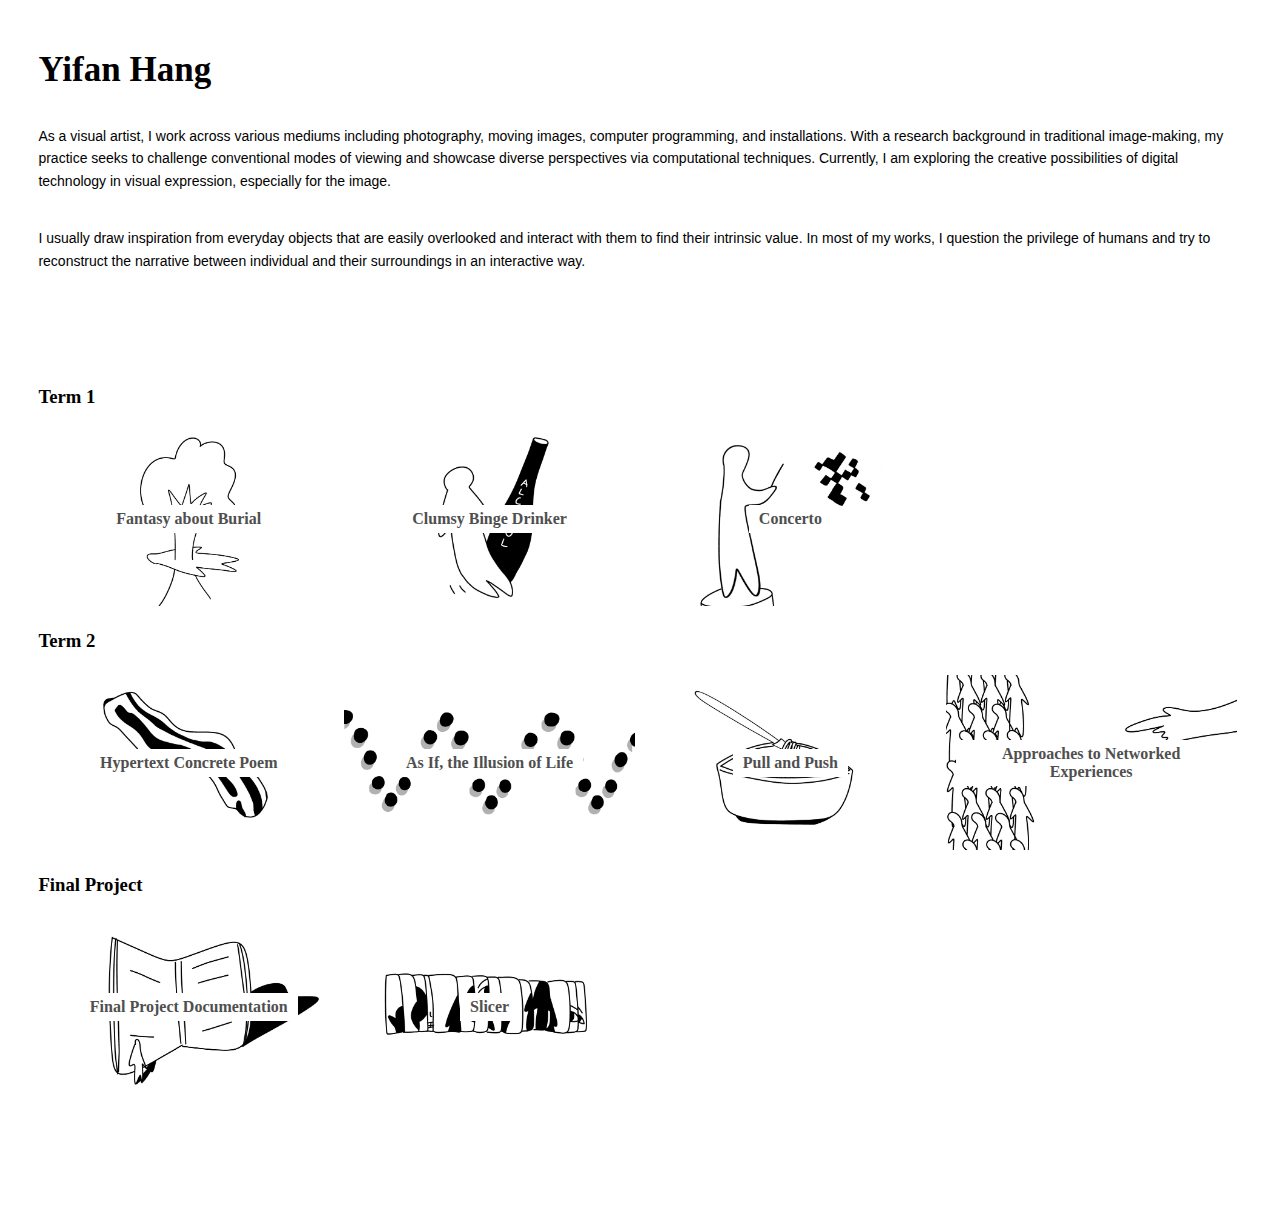
<file: index.html>
<!DOCTYPE html>
<html>
    <head>
        <meta charset="UTF-8">

        <!-- meta viewport tag needed to make site responsive on mobile devices https://developer.mozilla.org/en-US/docs/Web/HTML/Viewport_meta_tag -->
        <meta name="viewport" content="width=device-width, initial-scale=1" />

        <title>Hack Space</title>

        <link rel="stylesheet" href="./css/style.css">

    </head>
    <body>

        <header>
            <section class="centered-content">
                <h1>Yifan Hang</h1>
                <p>As a visual artist, I work across various mediums including photography, moving images, computer programming, and installations. With a research background in traditional image-making, my practice seeks to challenge conventional modes of viewing and showcase diverse perspectives via computational techniques. Currently, I am exploring the creative possibilities of digital technology in visual expression, especially for the image.</p>
                <p>I usually draw inspiration from everyday objects that are easily overlooked and interact with them to find their intrinsic value.  In most of my works, I question the privilege of humans and try to reconstruct the narrative between individual and their surroundings in an interactive way. </p>
            </section>
        </header>

        <main>
            <h3>Term 1</h3>
            <section class="flex-container">
                <div class="flex-item"> 
                    <a href="./html-demo-page" id="Fantasy-about-Burial">
                        <h4>Fantasy about Burial</h4>
                    </a>
                </div>

                <div class="flex-item"> 
                    <a href="./html-demo-page 2" id="Clumsy-Binge-Drinker">
                        <h4>Clumsy Binge Drinker</h4>
                    </a>
                </div>

                <div class="flex-item"> 
                    <a href="./html-demo-page 3" id="Concerto">
                        <h4>Concerto</h4>
                    </a>
                </div>

            </section>

            <h3>Term 2</h3>
            <section class="flex-container">

                <div class="flex-item"> 
                    <a href="https://yhang001.github.io/Week-1--Hypertext-Concrete-Poem/" id="Hypertext-Concrete-Poem">
                        <h4>Hypertext Concrete Poem</h4>
                    </a>
                </div>
         
                <div class="flex-item"> 
                    <a href="https://yhang001.github.io/Week2--As-If-the-Illusion-of-Life/" id="As-If-the-Illusion-of-Life">
                        <h4>As If, the Illusion of Life</h4>
                    </a>
                </div>

                <div class="flex-item"> 
                    <a href="https://yhang001.github.io/pen-game/" id="Pull-and-Push">
                        <h4>Pull and Push</h4>
                    </a>
                </div>

                <div class="flex-item"> 
                    <a href="https://yhang001.github.io/week9/" id="Approaches-to-Networked-Experiences">
                        <h4>Approaches to Networked Experiences</h4>
                    </a>
                </div>

                    <!-- Keep adding per week -->

                
            </section> 

            <h3>Final Project</h3>
            <section class="flex-container">
                <div class="flex-item"> 
                    <a href="./final-project-documentation" id="Final-project-documentation">
                        <h4>Final Project Documentation</h4>
                    </a>
                </div>
                <div class="flex-item"> 
                    <a href="https://yhang001.github.io/wcc2-final-project/" id="Slicer">
                        <h4>Slicer</h4>
                    </a>
                </div>
            </section>

        </main>

        </main>
        <footer>
           <!-- normally information like contact details etc  -->
           <!-- read more about semantic HTML https://www.w3schools.com/html/html5_semantic_elements.asp -->
           
        </footer>

    </body>
</html>
</file>
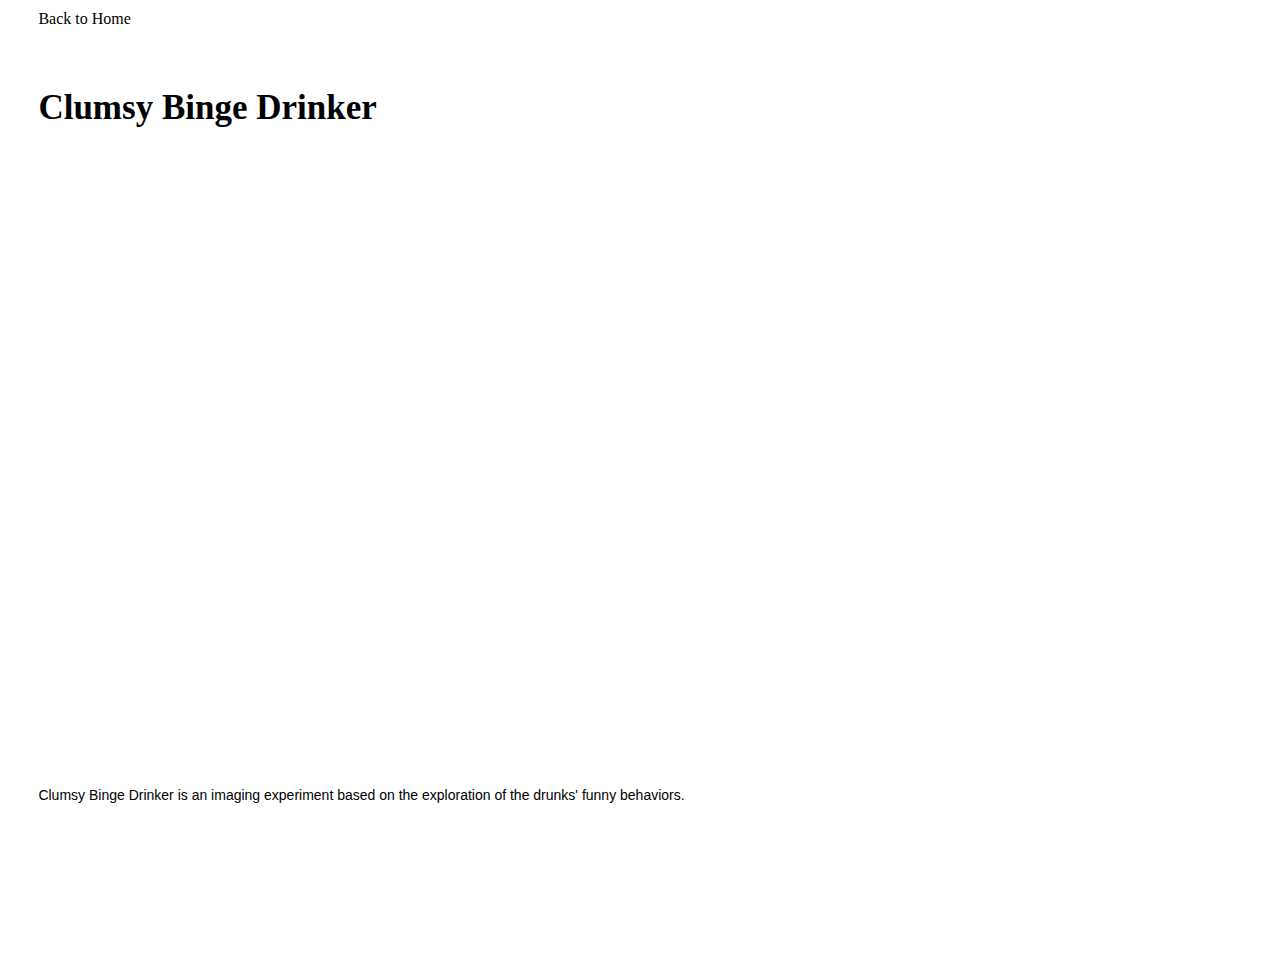
<file: html-demo-page 2/index.html>
<!DOCTYPE html>
<html>
    <head>
        <meta charset="UTF-8">

        <!-- meta viewport tag needed to make site responsive on mobile devices https://developer.mozilla.org/en-US/docs/Web/HTML/Viewport_meta_tag -->
        <meta name="viewport" content="width=device-width, initial-scale=1" />

        <title>Term1 project</title>

        <!-- including for some global styling -->
        <link rel="stylesheet" href="../css/style.css">
        <!-- if I had some styling I wanted to include on one special page -->
        <link rel="stylesheet" href="css/demo-style.css">

    </head>
    <body>
        <!-- if you have sub-pages think about adding a simple back button -->
        <nav>
            <a href="../">Back to Home</a>
        </nav>
        <header>
            <h1>Clumsy Binge Drinker</h1>
        </header>

        <main>
            <section>
                <div class="responsive-video">
                    <iframe src="https://player.vimeo.com/video/789442891?h=07d9e7675b" width="640" height="360" frameborder="0" allow="autoplay; fullscreen; picture-in-picture" allowfullscreen></iframe>
                </div>
                <p>Clumsy Binge Drinker is an imaging experiment based on the exploration of the drunks' funny behaviors.</p>
            </section>

        </main>

        <footer>
            <!-- normally information like contact details etc  -->
            <!-- read more about semantic HTML https://www.w3schools.com/html/html5_semantic_elements.asp -->
            
         </footer>
    </body>
</html>
</file>
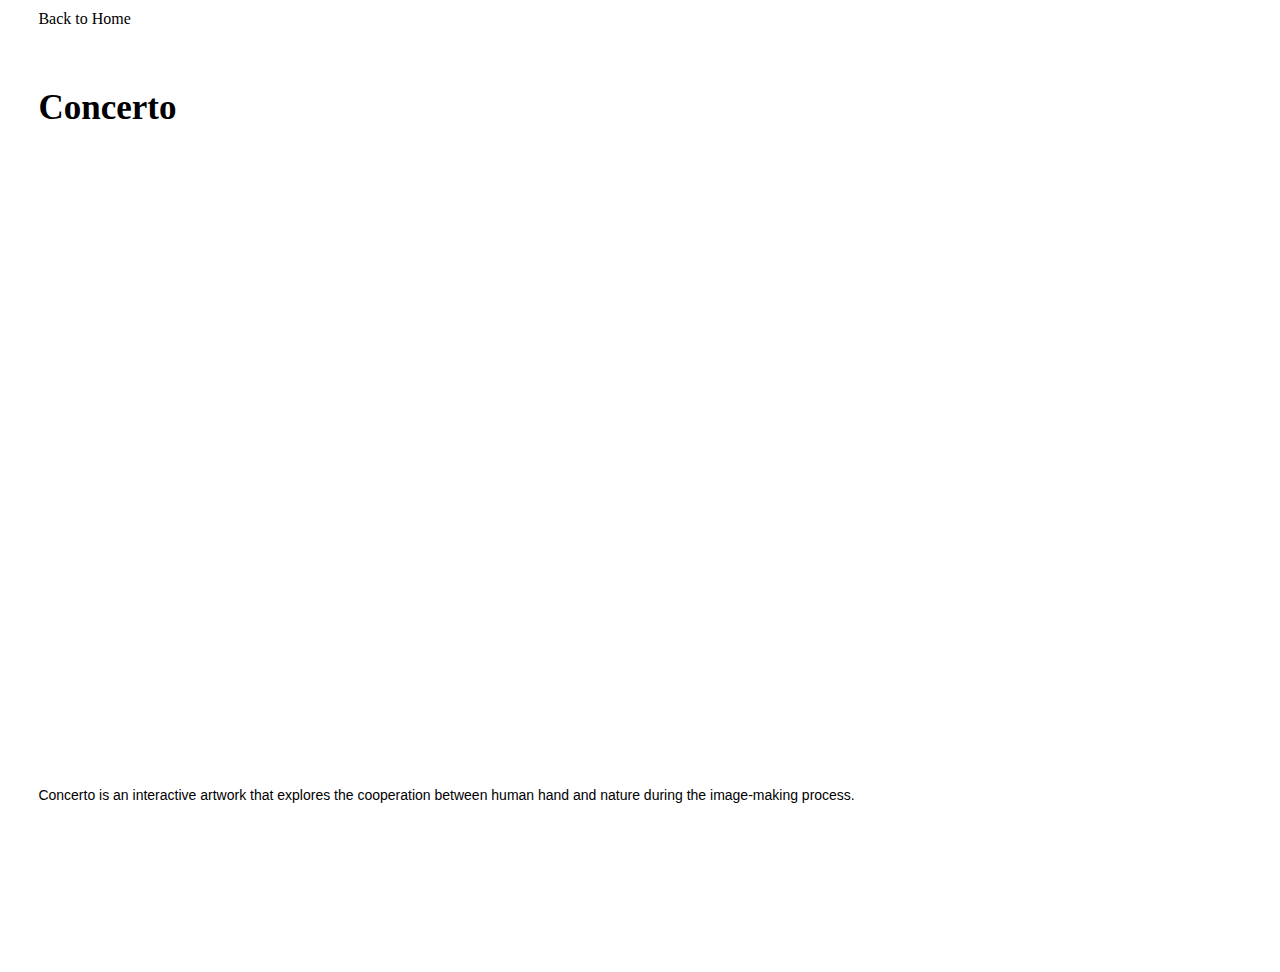
<file: html-demo-page 3/index.html>
<!DOCTYPE html>
<html>
    <head>
        <meta charset="UTF-8">

        <!-- meta viewport tag needed to make site responsive on mobile devices https://developer.mozilla.org/en-US/docs/Web/HTML/Viewport_meta_tag -->
        <meta name="viewport" content="width=device-width, initial-scale=1" />

        <title>Term1 project</title>

        <!-- including for some global styling -->
        <link rel="stylesheet" href="../css/style.css">
        <!-- if I had some styling I wanted to include on one special page -->
        <link rel="stylesheet" href="css/demo-style.css">

    </head>
    <body>
        <!-- if you have sub-pages think about adding a simple back button -->
        <nav>
            <a href="../">Back to Home</a>
        </nav>
        <header>
            <h1>Concerto</h1>
        </header>

        <main>
            <section>
                <div class="responsive-video">
                    <iframe src="https://player.vimeo.com/video/793216819?h=c1c40e8217" width="640" height="360" frameborder="0" allow="autoplay; fullscreen; picture-in-picture" allowfullscreen></iframe>
                </div>
                <p>Concerto is an interactive artwork that explores the cooperation between human hand and nature during the image-making process.</p>
            </section>

        </main>

        <footer>
            <!-- normally information like contact details etc  -->
            <!-- read more about semantic HTML https://www.w3schools.com/html/html5_semantic_elements.asp -->
            
         </footer>
    </body>
</html>
</file>
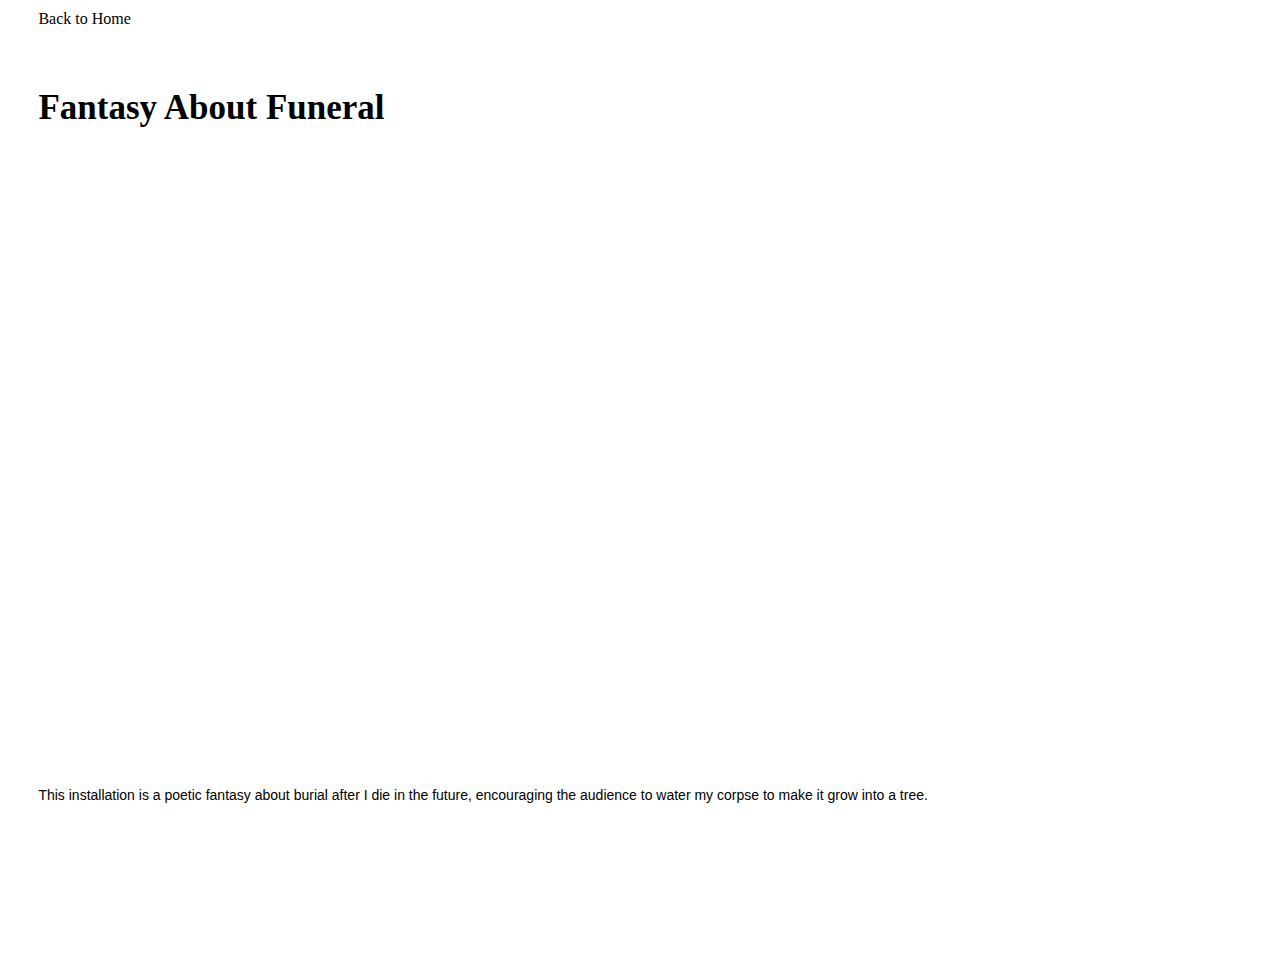
<file: html-demo-page/index.html>
<!DOCTYPE html>
<html>
    <head>
        <meta charset="UTF-8">

        <!-- meta viewport tag needed to make site responsive on mobile devices https://developer.mozilla.org/en-US/docs/Web/HTML/Viewport_meta_tag -->
        <meta name="viewport" content="width=device-width, initial-scale=1" />

        <title>Term1 project</title>

        <!-- including for some global styling -->
        <link rel="stylesheet" href="../css/style.css">
        <!-- if I had some styling I wanted to include on one special page -->
        <link rel="stylesheet" href="css/demo-style.css">

    </head>
    <body>
        <!-- if you have sub-pages think about adding a simple back button -->
        <nav>
            <a href="../">Back to Home</a>
        </nav>
        <header>
            <h1>Fantasy About Funeral</h1>
        </header>

        <main>
            <section>
                <div class="responsive-video">
                    <iframe src="https://player.vimeo.com/video/780606920?h=d0f88f31d6" width="640" height="360" frameborder="0" allow="autoplay; fullscreen; picture-in-picture" allowfullscreen></iframe>
                </div>
                <p>This installation is a poetic fantasy about burial after I die in the future, encouraging the audience to water my corpse to make it grow into a tree.</p>
            </section>

        </main>

        <footer>
            <!-- normally information like contact details etc  -->
            <!-- read more about semantic HTML https://www.w3schools.com/html/html5_semantic_elements.asp -->
            
         </footer>
    </body>
</html>
</file>
<file: css/style.css>
/*This is a comment in CSS*/

body{
    font-weight:lighter;
    font-family:Garamond,Serif;
    margin: 0;
}

header h1{
    font-size: 35px;
    margin:20px 0;
}
header h2{
    font-size: 20px;
    margin: 0px 0px 40px 0px;
    font-weight: normal;
    font-style: italic;
}

main.documentation-page h3{
    margin-top: 40px;
}

li{
    font-family: Helvetica, sans-serif;
    font-size: 16px;
    line-height: 1.6em;
}

p{
    font-size: 14px;
    line-height: 1.6em;
    margin: 2.5em 0;
   font-family: Helvetica, sans-serif;
}

main,
header{
    width:100%;
    max-width:1400px; /* means it won't be larger than 1200px on larger screens */
    box-sizing: border-box;
    margin: 0 auto;
    padding: 30px 3%;
}

header.documentation-header{
    padding: 0 3%;
}

.documentation-header section,
main.documentation-page section{
    margin: 10px 10%;
}

footer{
    width:100%;
    min-height:100px;
}

nav{
    padding:10px 3%;
}

nav a{
    color: black;
    text-decoration: none;
}
nav a:hover{
    color: grey;
}

.center-text{
    text-align: center;
}

img{
    width: 100%;
}

/* original aspect ratio width="640" height="360" */
.responsive-video{
    position: relative;
    width: 100%; /* adjust this and the padding-top to change how big it is*/
    height: 0;
    padding-top: 57%; /* padding top is in reltation to the width of parent, it preserves aspect ratio*/
    /* margin: 0 auto; */ /*this would center your video in the section container*/
}
.responsive-video iframe{
    position: absolute;
    top:0;
    left:0;
    height: 100%;
    width: 100%;
}


/* Flex layouts are one of the easier ways to style responsive layouts that work on all devices */
/* https://developer.mozilla.org/en-US/docs/Learn/CSS/CSS_layout/Flexbox */

.flex-container{
    display: flex; /* all children will now be flex items */
    flex-direction: row; /* other option is column */
    flex-wrap: wrap; /* means the children will wrap to a new line */
}

.flex-item{
    display: flex;
    /* the following three items can be put on one line: https://developer.mozilla.org/en-US/docs/Web/CSS/flex */
    flex-grow: 0;
    flex-shrink: 0;
    flex-basis: 25%; /*width of the box, take up a quarter of the parent's size*/
    box-sizing: border-box; /*this means that we can add padding, line below, and still only take 25% width of parent*/
    padding: 5px;
}

.flex-basis-third .flex-item{
    flex-basis: 33.33%; 
}

.flex-basis-half .flex-item{
    flex-basis: 50%; 
}

.flex-item a{
    display: flex;
    width: 100%;
    height: 0;
    padding: 30% 0;
    background-position: center;
    background-size: 100%;
    justify-content: center;
    align-items: center;
    text-align: center;
    text-decoration: none;
    color:#4f4f4f;
    transition: all 0.2s; /* CSS transitions https://developer.mozilla.org/en-US/docs/Web/CSS/CSS_Transitions/Using_CSS_transitions */
}


/* want a different background image for each project? */
/* try give each a tag a unique id in your HTML and then set different background images here*/
/* EXAMPLE CSS: won't work if you just un-comment this:*/

.flex-item a#Fantasy-about-Burial{
    background-image: url(../assets/images/1.jpg); 
}

.flex-item a#Clumsy-Binge-Drinker{
    background-image: url(../assets/images/2.jpg); 
}

.flex-item a#Concerto{
    background-image: url(../assets/images/3.jpg); 
}

.flex-item a#Hypertext-Concrete-Poem{
    background-image: url(../assets/images/4.jpg); 
}

.flex-item a#As-If-the-Illusion-of-Life{
    background-image: url(../assets/images/5.jpg); 
}

.flex-item a#Pull-and-Push{
    background-image: url(../assets/images/8.jpg); 
}

.flex-item a#Approaches-to-Networked-Experiences{
    background-image: url(../assets/images/9.jpg); 
}

.flex-item a#Final-project-documentation{
    background-image: url(../assets/images/10.jpg); 
}

.flex-item a#Slicer{
    background-image: url(../assets/images/11.jpg); 
}


.flex-item a:hover{
    color:#bbbbbb;
    background-size: 120%;
}

.flex-item h4{
   margin:10px;
   background-color: white;
   padding:5px 10px;
}


/* Media Queries for responsive design */

/* Un-comment the body background-colors to see bold debug color change between screen sizes */

/* Extra large */
@media screen and (max-width: 1200px) {
    /* body {
      background-color: rgb(0, 255, 162);
    } */

    .flex-item{
        flex-basis: 33.33%; /*width of the box, take up a quarter of the parent's size*/
    }
}

/* Large */
@media screen and (max-width: 992px) {
    /* body {
      background-color: rgb(255, 81, 0);
    } */

}

/* Medium */
@media screen and (max-width: 768px) {
    /* body {
      background-color: rgb(255, 0, 191);
    } */

    .flex-item{
        flex-basis: 50%; /*width of the box, take up a quarter of the parent's size*/
    }
}

/* Small */
@media screen and (max-width: 576px) {
    /* body {
      background-color: blue;
    } */

    .flex-item{
        flex-basis: 100%; /*width of the box, take up a quarter of the parent's size*/
    }
}
</file>
<file: html-demo-page 2/css/demo-style.css>
/*This is a comment in CSS*/

nav{
    padding:10px 3%;
}

/* original aspect ratio width="640" height="360" */
.responsive-video{
    position: relative;
    width: 79%; /* adjust this and the padding-top to change how big it is*/
    height: 0;
    padding-top: 45%; /* padding top is in reltation to the width of parent, it preserves aspect ratio*/
    /* margin: 0 auto; */ /*this would center your video in the section container*/
}
.responsive-video iframe{
    position: absolute;
    top:0;
    left:0;
    height: 100%;
    width: 100%;
}

/*simple way to handle responsiveness, set a max-width and width 100% so if screen is smaller than 500px, image is 100% of that size */
#striped-image{
    width:100%;
    max-width:500px;
    height: auto;
}


/* you could add some media queries to make the video size look good on all screen sizes*/
</file>
<file: html-demo-page 3/css/demo-style.css>
/*This is a comment in CSS*/

nav{
    padding:10px 3%;
}

/* original aspect ratio width="640" height="360" */
.responsive-video{
    position: relative;
    width: 79%; /* adjust this and the padding-top to change how big it is*/
    height: 0;
    padding-top: 45%; /* padding top is in reltation to the width of parent, it preserves aspect ratio*/
    /* margin: 0 auto; */ /*this would center your video in the section container*/
}
.responsive-video iframe{
    position: absolute;
    top:0;
    left:0;
    height: 100%;
    width: 100%;
}

/*simple way to handle responsiveness, set a max-width and width 100% so if screen is smaller than 500px, image is 100% of that size */
#striped-image{
    width:100%;
    max-width:500px;
    height: auto;
}


/* you could add some media queries to make the video size look good on all screen sizes*/
</file>
<file: html-demo-page/css/demo-style.css>
/*This is a comment in CSS*/

nav{
    padding:10px 3%;
}

/* original aspect ratio width="640" height="360" */
.responsive-video{
    position: relative;
    width: 79%; /* adjust this and the padding-top to change how big it is*/
    height: 0;
    padding-top: 45%; /* padding top is in reltation to the width of parent, it preserves aspect ratio*/
    /* margin: 0 auto; */ /*this would center your video in the section container*/
}
.responsive-video iframe{
    position: absolute;
    top:0;
    left:0;
    height: 100%;
    width: 100%;
}

/*simple way to handle responsiveness, set a max-width and width 100% so if screen is smaller than 500px, image is 100% of that size */
#striped-image{
    width:100%;
    max-width:500px;
    height: auto;
}


/* you could add some media queries to make the video size look good on all screen sizes*/
</file>
